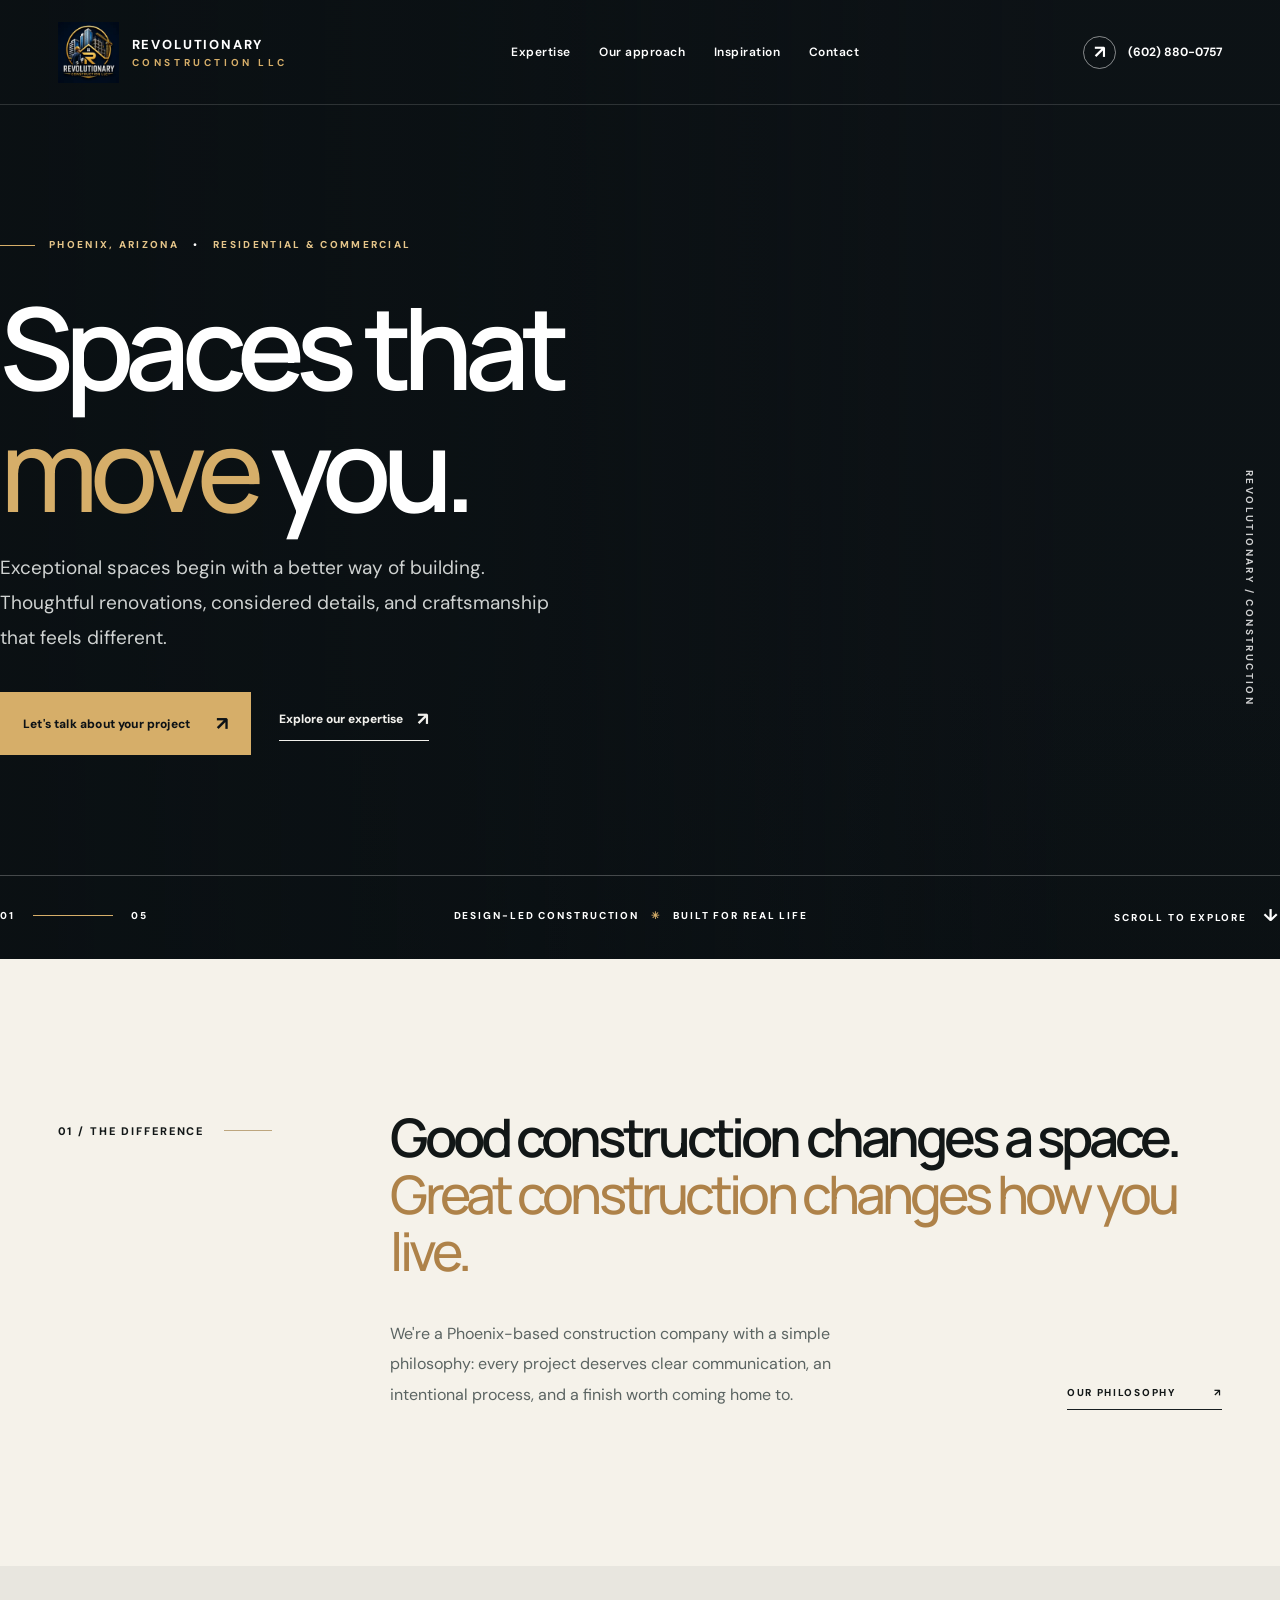
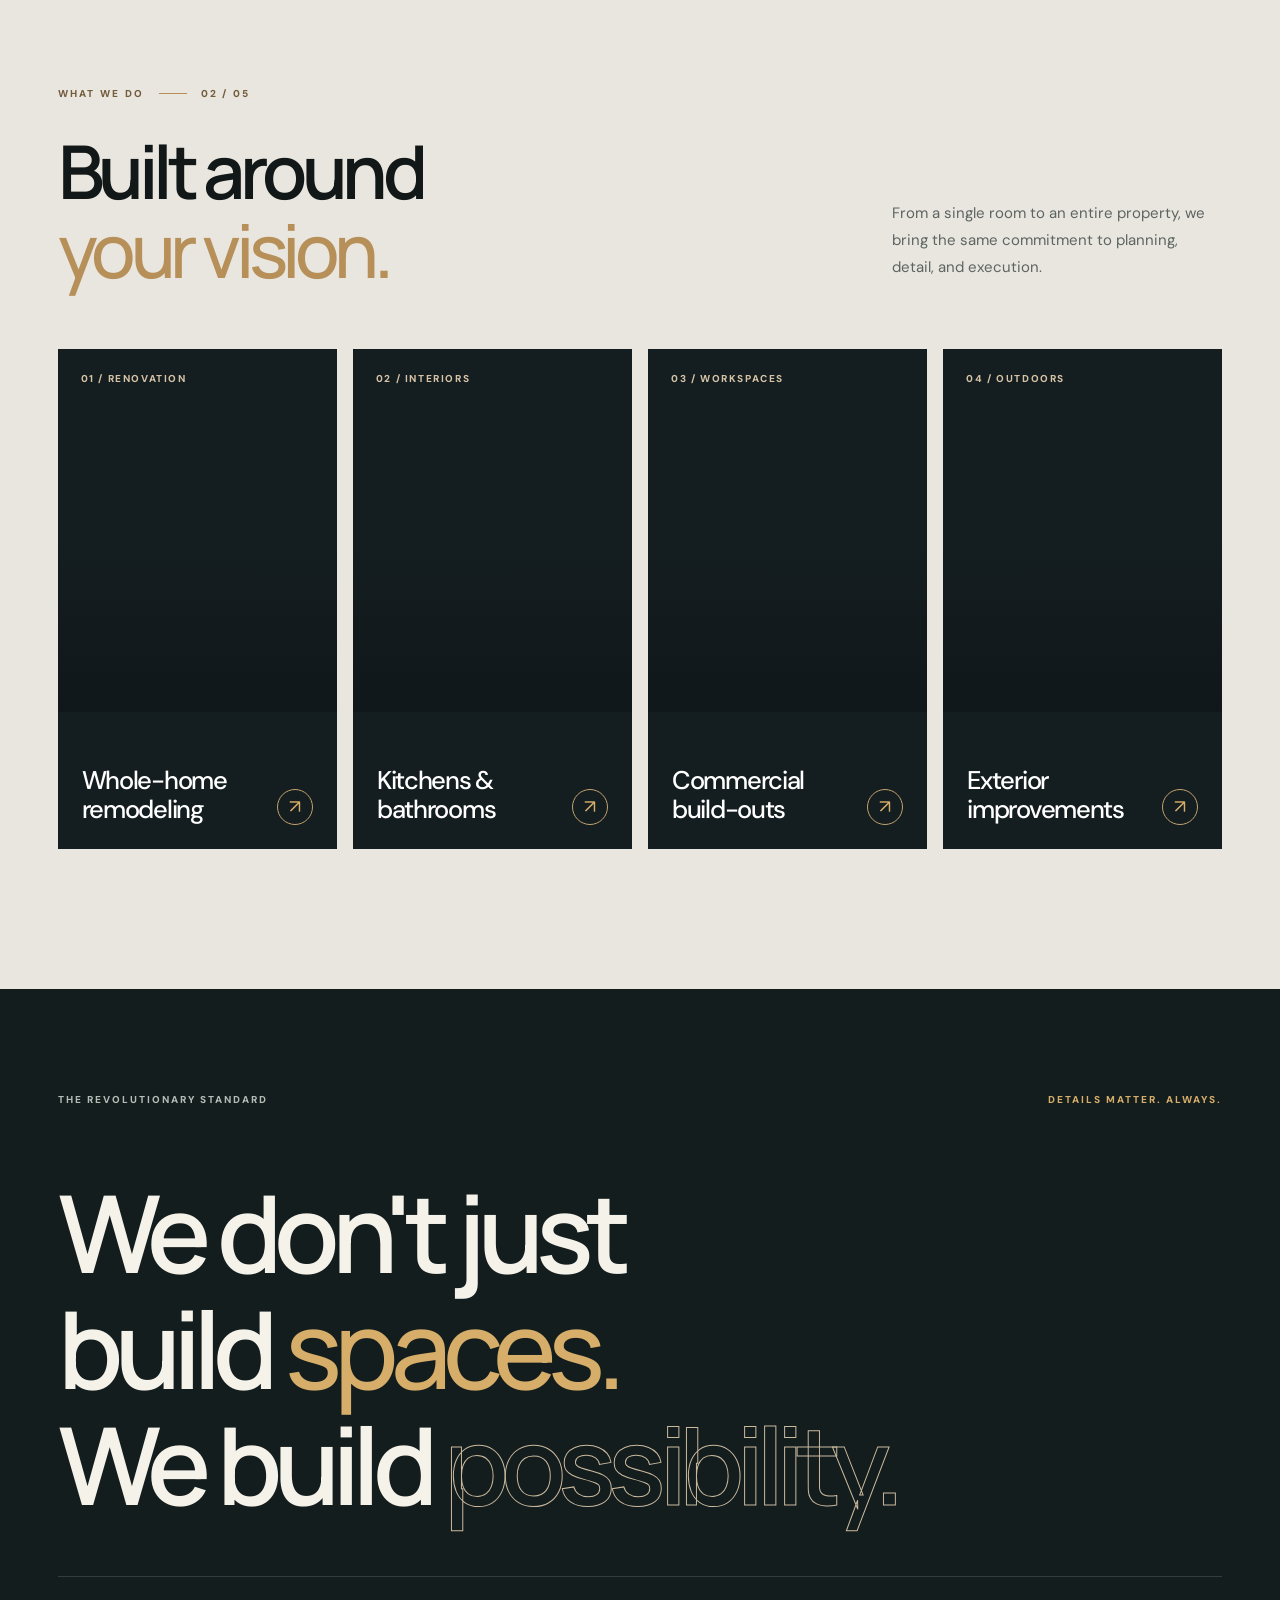
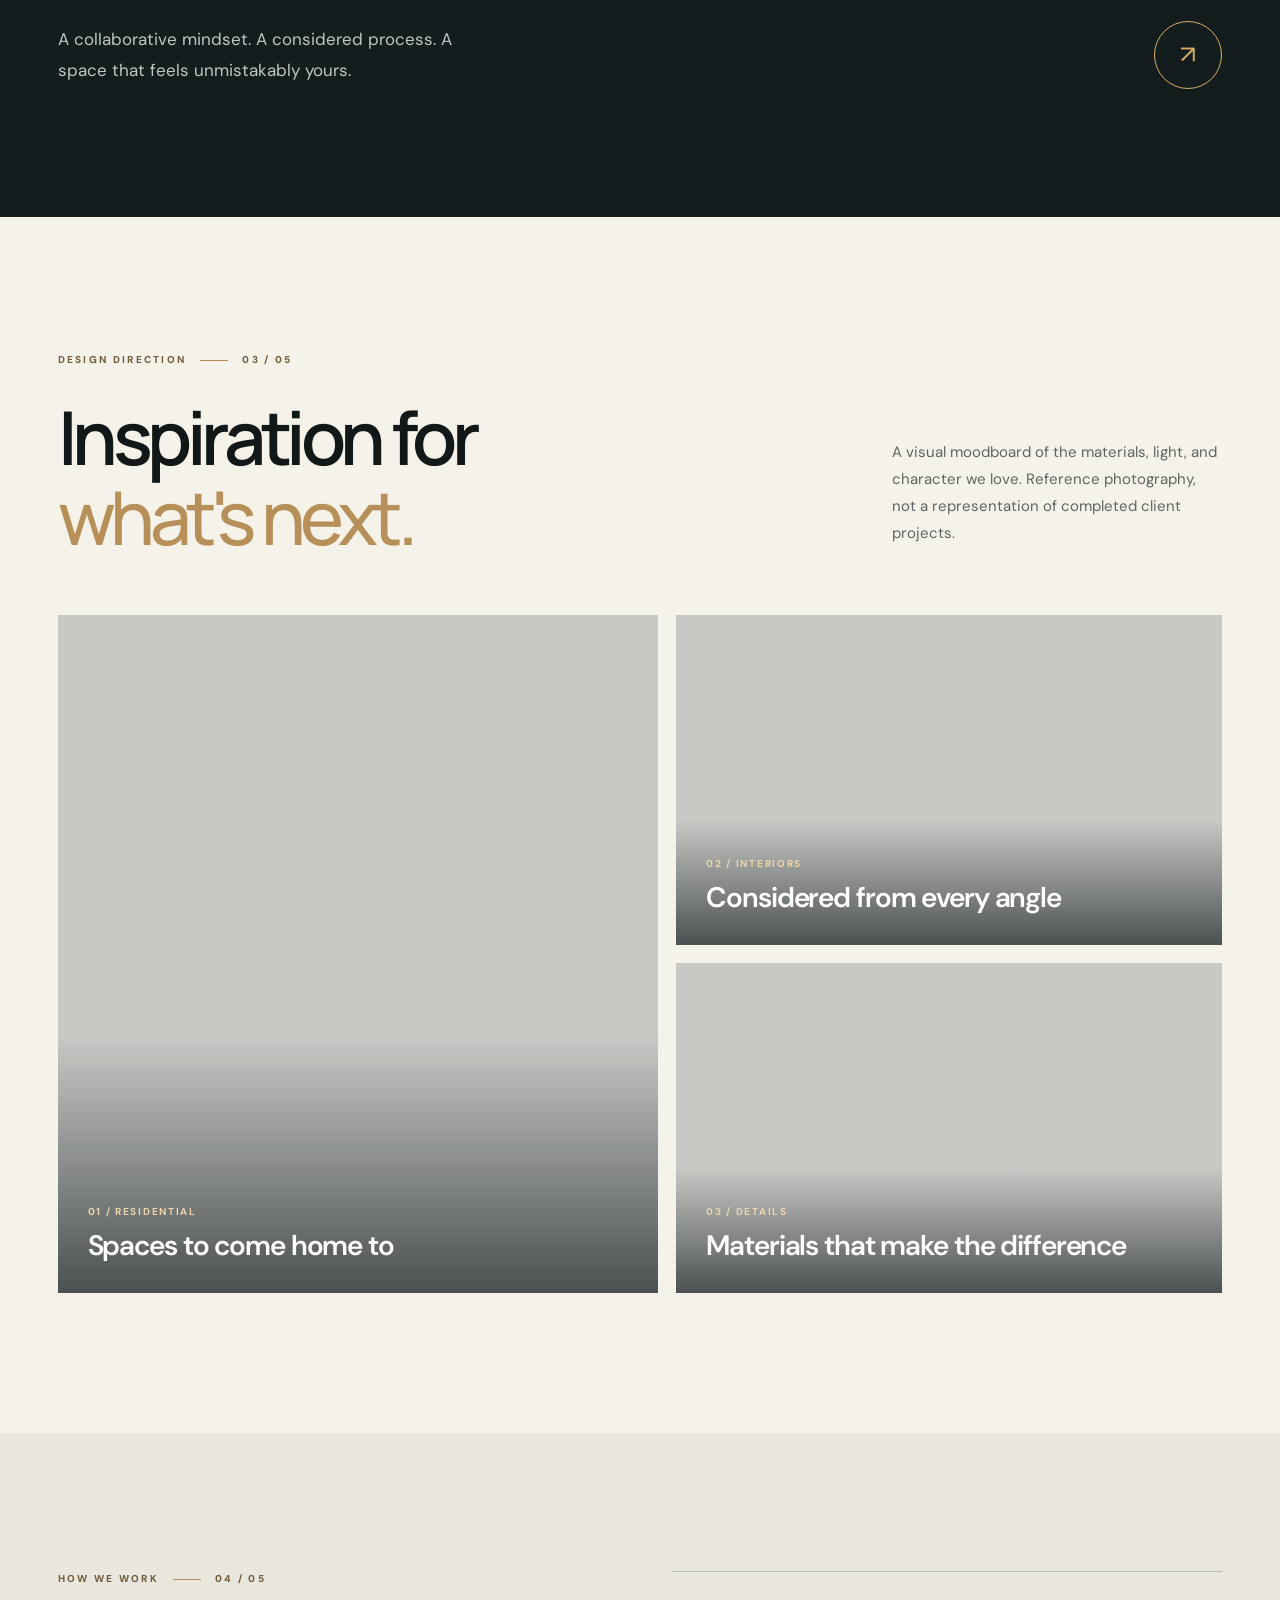
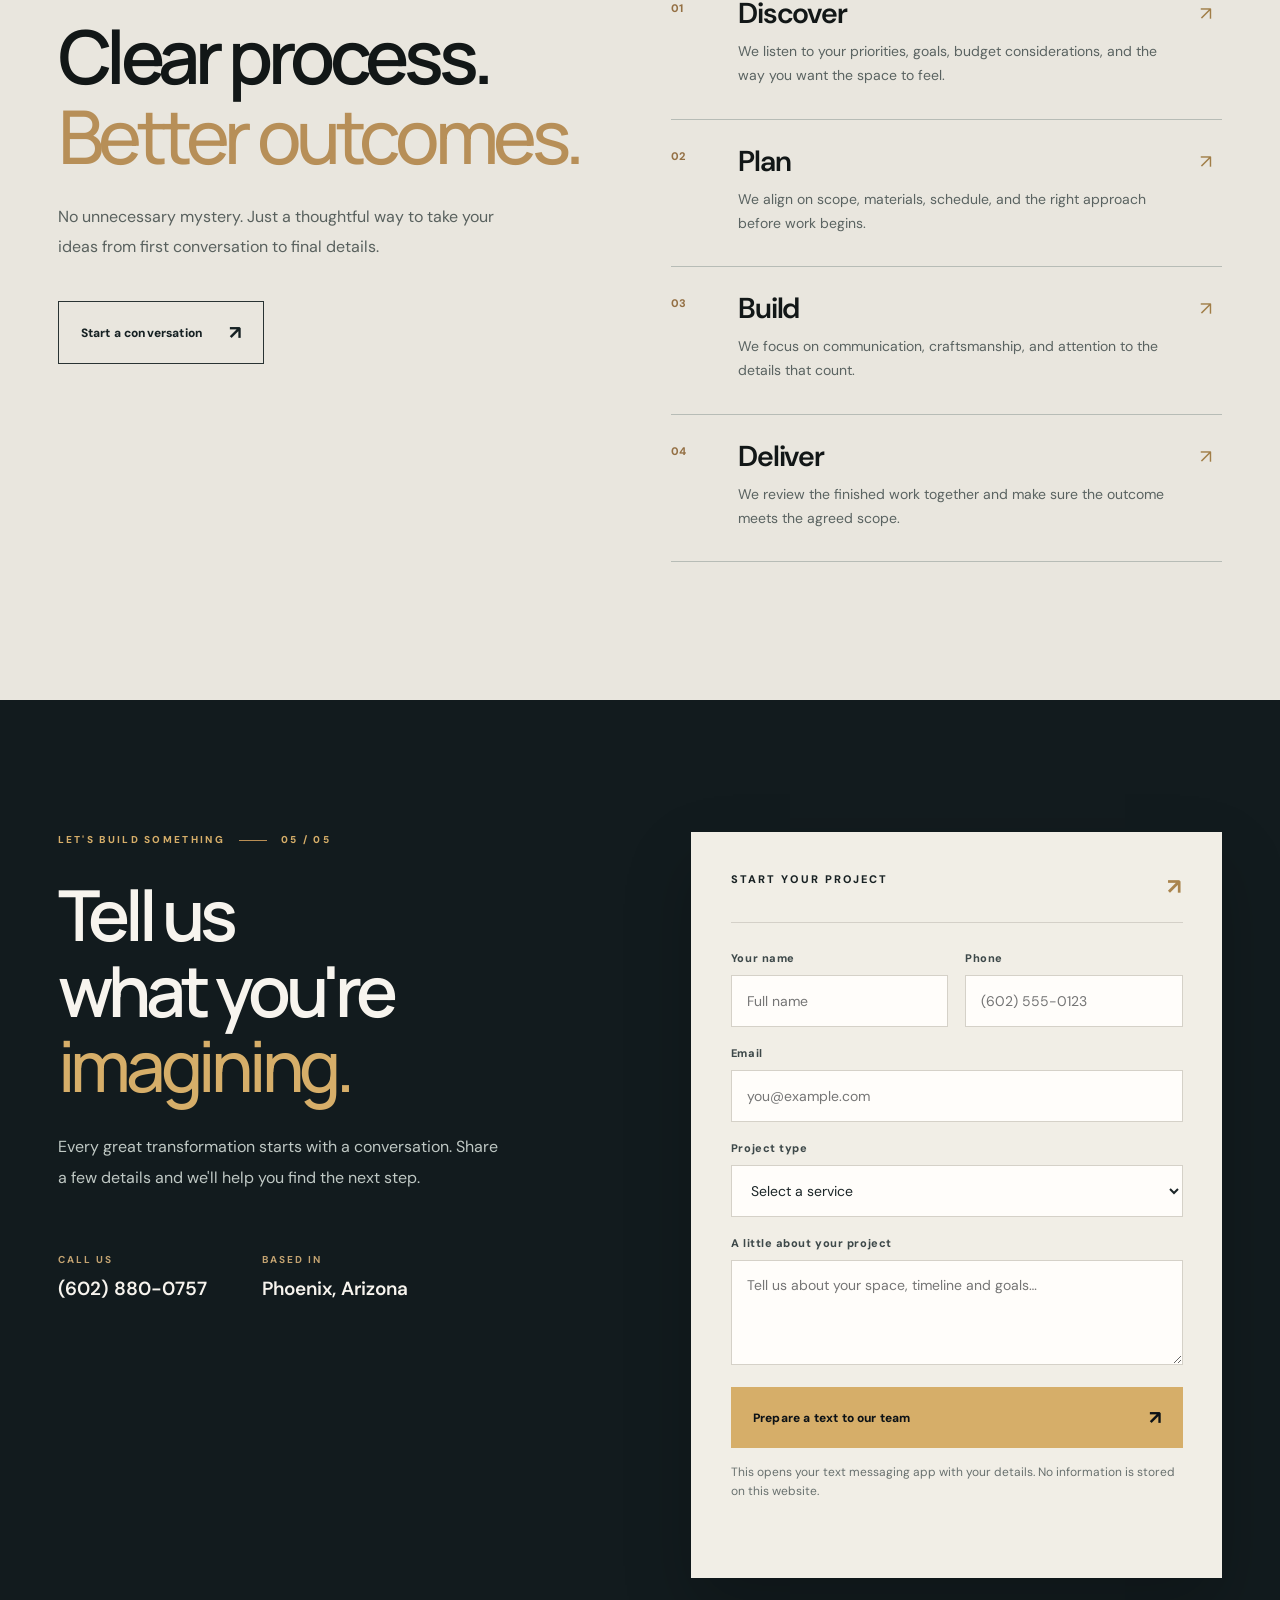
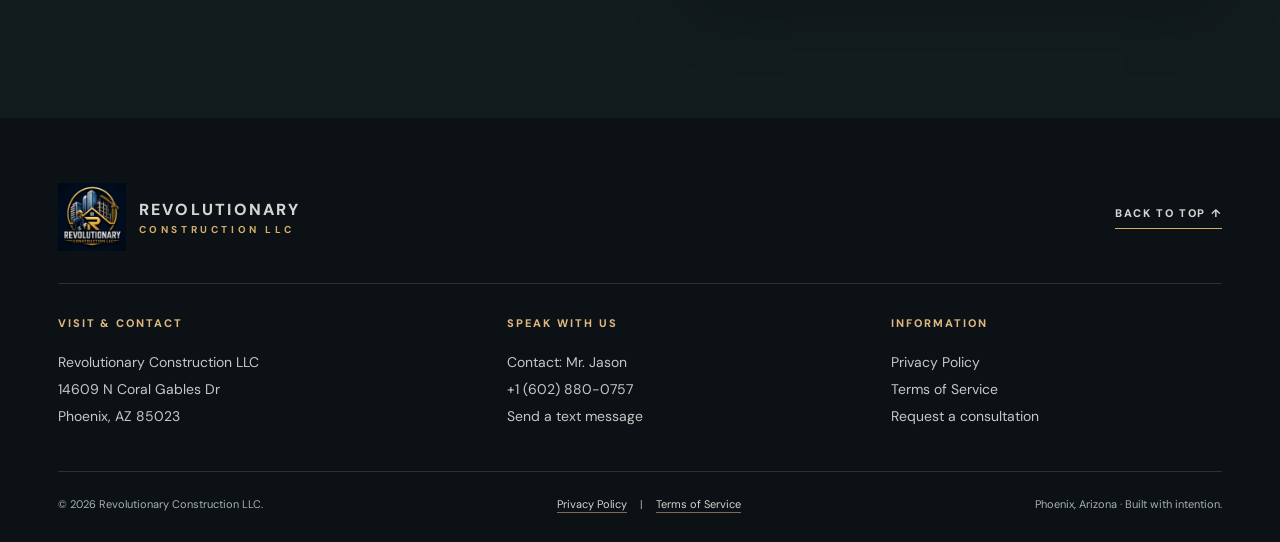
<file: docs/index.html>
<!doctype html>
<html lang="en">
<head>
  <meta charset="utf-8">
  <meta name="viewport" content="width=device-width,initial-scale=1">
  <meta name="theme-color" content="#0d1114">
  <meta name="description" content="Revolutionary Construction LLC — thoughtful renovations, refined interiors and commercial build-outs in Phoenix, Arizona. Start your project with a conversation.">
  <meta property="og:title" content="Revolutionary Construction | Built With Intention">
  <meta property="og:description" content="Residential renovations, inspired interiors and commercial spaces in Phoenix, Arizona.">
  <meta property="og:type" content="website">
  <title>Revolutionary Construction | Built With Intention</title>
  
  <link rel="preconnect" href="https://images.unsplash.com">
  <meta name="color-scheme" content="light">
  <link rel="preconnect" href="https://fonts.googleapis.com">
  <link rel="preconnect" href="https://fonts.gstatic.com" crossorigin>
  <link href="https://fonts.googleapis.com/css2?family=DM+Sans:wght@400;500;600;700&family=Manrope:wght@400;500;600;700;800&display=swap" rel="stylesheet">
  <style>
/* Revolutionary Construction — editorial dark & warm luxury UI */
:root{--ink:#121717;--deep:#0d1216;--mid:#20282a;--cream:#f5f2ea;--paper:#e9e6de;--gold:#d6ae69;--gold-hover:#f1c984;--muted:#aeb6b4;--line:rgba(234,235,224,.15);--ease:cubic-bezier(.22,1,.36,1)}
*{box-sizing:border-box}html{scroll-behavior:smooth;scroll-padding-top:96px}body{margin:0;background:var(--cream);color:var(--ink);font-family:'DM Sans',Arial,sans-serif;-webkit-font-smoothing:antialiased}body.menu-open{overflow:hidden}a{color:inherit;text-decoration:none}button,input,select,textarea{font:inherit}button{cursor:pointer}img{max-width:100%}::selection{background:var(--gold);color:var(--deep)}.container{width:min(100% - 9vw,1450px);margin:auto}.skip-link{position:fixed;z-index:999;top:-80px;left:20px;background:var(--gold);padding:14px;color:var(--deep)}.skip-link:focus{top:20px}:focus-visible{outline:2px solid var(--gold);outline-offset:4px}
.site-header{position:absolute;z-index:40;top:0;left:0;width:100%;color:white;border-bottom:1px solid rgba(255,255,255,.14)}.header-inner{height:104px;display:flex;align-items:center;justify-content:space-between;gap:30px}.brand,.footer-brand{display:inline-flex;align-items:center;gap:13px}.brand img{width:61px;height:61px;object-fit:contain}.brand-type,.footer-brand>span{display:flex;flex-direction:column;gap:3px;white-space:nowrap}.brand-type strong,.footer-brand strong{font-size:13px;letter-spacing:.14em;font-weight:800}.brand-type small,.footer-brand small{font-size:10px;letter-spacing:.36em;color:var(--gold);font-weight:700}.desktop-nav{display:flex;align-items:center;gap:clamp(16px,2.25vw,40px)}.desktop-nav a{font-size:12px;font-weight:600;letter-spacing:.04em;transition:color .2s}.desktop-nav a:hover{color:var(--gold)}.header-contact{display:inline-flex;align-items:center;gap:12px;font-size:12px;font-weight:700;white-space:nowrap}.phone-icon{width:33px;height:33px;display:grid;place-items:center;border:1px solid rgba(255,255,255,.5);border-radius:50%;font-size:18px}.nav-toggle{display:none;background:none;border:0;padding:8px}.nav-toggle span{display:block;width:27px;height:2px;background:white;margin:6px 0;transition:transform .2s}.mobile-nav{display:none}
.hero{isolation:isolate;position:relative;min-height:min(900px,100svh);min-height:max(740px,100svh);display:flex;align-items:center;background:var(--deep);color:white;overflow:hidden}.hero-art{position:absolute;z-index:-3;inset:0;background-image:linear-gradient(90deg,rgba(10,15,18,.2),rgba(10,15,18,.02)),url('https://images.unsplash.com/photo-1600607687920-4e2a09cf159d?auto=format&fit=crop&w=2200&q=85');background-size:cover;background-position:center 54%;transform:scale(1.01)}.hero-overlay{position:absolute;z-index:-2;inset:0;background:linear-gradient(90deg,rgba(10,16,19,.95) 0%,rgba(10,16,19,.73) 39%,rgba(10,16,19,.13) 83%),linear-gradient(0deg,rgba(10,16,19,.72) 0%,transparent 31%)}.hero-inner{padding-top:122px;display:flex;flex:1;flex-direction:column;justify-content:space-between;min-height:inherit}.hero-copy{padding:105px 0 120px;max-width:820px}.eyebrow,.section-kicker{display:flex;align-items:center;gap:14px;font-size:10px;letter-spacing:.23em;font-weight:800;line-height:1.6}.eyebrow.light{color:#e5c58a}.rule{display:inline-block;width:35px;height:1px;background:var(--gold)}.eyebrow-dot{color:white}.hero h1,.section-heading h2,.approach-intro h2,.contact-copy h2,.statement-section h2,.intro-content h2{font-family:Manrope,Arial,sans-serif;letter-spacing:-.073em;line-height:1.07;font-weight:600}.hero h1{font-size:clamp(68px,8.9vw,155px);margin:33px 0 20px;max-width:890px}.hero h1 em,.intro-content h2 em,.section-heading h2 em,.approach-intro h2 em,.contact-copy h2 em,.statement-section h2 em{color:var(--gold);font-style:normal;font-weight:500}.hero-lead{max-width:550px;color:#cfd2d1;font-size:clamp(16px,1.5vw,19px);line-height:1.85;margin:0}.hero-actions{margin-top:37px;display:flex;align-items:center;flex-wrap:wrap;gap:28px}.button{display:inline-flex;justify-content:space-between;align-items:center;gap:26px;padding:18px 22px;font-size:12px;font-weight:800;letter-spacing:.015em;min-height:57px;transition:background .25s,transform .25s,color .25s;border:1px solid transparent}.button:hover{transform:translateY(-3px)}.button-gold{background:var(--gold);color:var(--deep)}.button-gold:hover{background:var(--gold-hover)}.button span{font-size:19px}.text-link{font-size:12px;font-weight:800;display:inline-flex;gap:14px;align-items:center;border-bottom:1px solid currentColor;padding-bottom:9px}.light-link{color:#f1f0ec}.text-link span{font-size:18px}.hero-bottom{display:flex;align-items:center;justify-content:space-between;gap:20px;width:100%;padding:28px 0 33px;border-top:1px solid rgba(255,255,255,.24);font-size:10px;letter-spacing:.19em;font-weight:800}.hero-bottom>span:first-child{display:flex;align-items:center;gap:18px}.hero-bottom i{display:inline-block;width:80px;height:1px;background:var(--gold)}.hero-plus{color:var(--gold);margin:0 8px}.hero-bottom a{white-space:nowrap}.hero-bottom a span{font-size:17px;margin-left:12px}.hero-vertical{position:absolute;right:24px;top:49%;writing-mode:vertical-rl;letter-spacing:.24em;font-size:10px;font-weight:700;opacity:.8}
.intro-section{padding:150px 0 156px;background:var(--cream)}.intro-grid{display:grid;grid-template-columns:26% 1fr;gap:30px}.section-label{display:flex;align-items:flex-start;gap:20px;padding-top:15px}.tiny-index{font-size:11px;font-weight:800;letter-spacing:.17em;white-space:nowrap}.mini-line{width:48px;height:1px;background:#bda67e;margin-top:6px}.intro-content h2{font-size:clamp(40px,4.15vw,78px);font-weight:600;margin:0}.intro-content h2 em{color:#ae8249}.intro-bottom{display:flex;justify-content:space-between;align-items:end;gap:45px;margin-top:39px}.intro-bottom p{max-width:520px;font-size:16px;line-height:1.9;color:#5b6462;margin:0}.inline-arrow{display:inline-flex;align-items:center;white-space:nowrap;gap:38px;border-bottom:1px solid #171e20;padding-bottom:10px;font-weight:800;letter-spacing:.17em;font-size:10px}
.services-section{background:#e8e6df;padding:120px 0 140px}.section-heading{display:flex;align-items:end;justify-content:space-between;gap:60px;margin-bottom:59px}.section-kicker{margin:0 0 29px;color:#735c3c}.gold-dash{width:28px;height:1px;background:#b98e54;display:inline-block}.section-heading h2,.approach-intro h2,.contact-copy h2{font-size:clamp(49px,5.8vw,101px);margin:0}.section-heading h2 em,.approach-intro h2 em{color:#b78f58}.heading-aside{max-width:330px;margin:0 0 9px;color:#5e6461;line-height:1.8;font-size:15px}.service-grid{display:grid;grid-template-columns:repeat(4,minmax(0,1fr));gap:16px}.service-card{background:#141d1f;min-height:500px;display:flex;flex-direction:column;overflow:hidden;position:relative;color:#fff;transition:transform .3s}.service-card:hover{transform:translateY(-7px)}.service-number{padding:23px 23px 18px;color:#d6c2a6;font-size:10px;letter-spacing:.16em;font-weight:800}.service-visual{flex:1;background-size:cover;background-position:center;transition:transform .6s var(--ease);position:relative}.service-visual:after{content:"";position:absolute;inset:0;background:linear-gradient(to bottom,transparent 45%,rgba(13,18,22,.5))}.service-card:hover .service-visual{transform:scale(1.05)}.service-home{background-image:url('https://images.unsplash.com/photo-1600566753190-17f0baa2a6c3?auto=format&fit=crop&w=900&q=80')}.service-kitchen{background-image:url('https://images.unsplash.com/photo-1600607687939-ce8a6c25118c?auto=format&fit=crop&w=900&q=80')}.service-commercial{background-image:url('https://images.unsplash.com/photo-1497366811353-6870744d04b2?auto=format&fit=crop&w=900&q=80')}.service-exterior{background-image:url('https://images.unsplash.com/photo-1600585154340-be6161a56a0c?auto=format&fit=crop&w=900&q=80')}.service-bottom{position:relative;display:flex;align-items:end;justify-content:space-between;gap:8px;min-height:137px;padding:21px 24px 24px;background:#141d1f}.service-bottom h3{margin:0;font-size:clamp(20px,2vw,29px);line-height:1.15;letter-spacing:-.05em;font-weight:500}.circle-arrow{display:grid;place-items:center;flex:none;width:36px;height:36px;border-radius:50%;border:1px solid #c2a36e;color:var(--gold);font-size:19px}
.statement-section{background:#141d1e;color:var(--cream);padding:104px 0 115px}.statement-top,.statement-bottom{display:flex;justify-content:space-between;align-items:center;gap:20px}.statement-top{font-weight:800;letter-spacing:.2em;font-size:10px;color:#b5bcb6}.statement-top span:last-child{color:var(--gold)}.statement-section h2{font-size:clamp(62px,8.4vw,148px);margin:68px 0 54px;line-height:1.08}.statement-section h2 .outline-word{color:transparent;-webkit-text-stroke:1px #cab99d}.statement-bottom{border-top:1px solid var(--line);padding-top:30px}.statement-bottom p{font-size:17px;color:#bfc7c3;max-width:400px;line-height:1.8}.round-link{border-radius:50%;border:1px solid var(--gold);width:68px;height:68px;display:grid;place-items:center;color:var(--gold);font-size:25px;transition:background .2s}.round-link:hover{background:rgba(214,174,105,.12)}
.work-section{padding:135px 0 140px;background:var(--cream)}.work-grid{display:grid;grid-template-columns:1.1fr 1fr;grid-template-rows:330px 330px;gap:18px}.work-item{margin:0;position:relative;overflow:hidden;background:#c7c9c5}.work-large{grid-row:span 2}.work-photo{width:100%;height:100%;background-size:cover;background-position:center;transition:transform .8s var(--ease)}.work-item:hover .work-photo{transform:scale(1.05)}.work-photo:after{content:"";display:block;width:100%;height:100%;background:linear-gradient(0deg,rgba(9,16,18,.65),transparent 38%)}.work-1{background-image:url('https://images.unsplash.com/photo-1600607687920-4e2a09cf159d?auto=format&fit=crop&w=1500&q=85')}.work-2{background-image:url('https://images.unsplash.com/photo-1600607688969-a5bfcd646154?auto=format&fit=crop&w=1200&q=85')}.work-3{background-image:url('https://images.unsplash.com/photo-1620626011761-996317b8d101?auto=format&fit=crop&w=1200&q=85')}.work-item figcaption{position:absolute;left:30px;bottom:29px;color:#fff;display:flex;flex-direction:column;gap:9px}.work-item figcaption span{color:#edd5ac;letter-spacing:.17em;font-size:10px;font-weight:700}.work-item figcaption strong{font-size:clamp(19px,2.2vw,31px);font-weight:600;letter-spacing:-.04em}
.approach-section{background:#e9e6de;padding:138px 0}.approach-layout{display:grid;grid-template-columns:.95fr 1fr;gap:clamp(45px,7vw,115px)}.approach-intro>p:not(.section-kicker){line-height:1.85;color:#59615e;max-width:445px;margin:27px 0 40px}.button-outline{border-color:#293333;color:#162123}.button-outline:hover{background:#d9d5cb}.steps{border-top:1px solid #b7bcb6}.step{display:grid;grid-template-columns:50px 1fr 22px;gap:17px;padding:29px 0 31px;border-bottom:1px solid #b7bcb6}.step>span:first-child{font-size:11px;color:#947044;font-weight:800}.step h3{font-size:clamp(22px,2.25vw,34px);font-weight:600;letter-spacing:-.04em;margin:-7px 0 8px}.step p{color:#5a6361;line-height:1.7;margin:0;max-width:460px;font-size:14px}.step>span:last-child{font-size:19px;color:#a17e48}
.contact-section{position:relative;overflow:hidden;background:#121b1e;padding:132px 0 140px;color:#f7f4ee}.contact-image{position:absolute;inset:0;opacity:.13;background:url('https://images.unsplash.com/photo-1600566753086-00f18fb6b3ea?auto=format&fit=crop&w=2000&q=75') center/cover}.contact-section:after{content:"";position:absolute;inset:0;pointer-events:none;background:linear-gradient(90deg,rgba(18,27,30,.65),transparent)}.contact-grid{position:relative;z-index:1;display:grid;grid-template-columns:1fr 1fr;gap:clamp(40px,8vw,135px)}.contact-copy .section-kicker{color:var(--gold)}.contact-copy h2{font-size:clamp(52px,5.5vw,95px);margin:0}.contact-copy>p:not(.section-kicker){font-size:16px;line-height:1.9;color:#bfc8c4;max-width:440px;margin:29px 0 60px}.contact-details{display:flex;gap:55px;flex-wrap:wrap}.contact-details>a,.contact-details>div{display:flex;flex-direction:column;gap:10px}.contact-details span{font-size:10px;letter-spacing:.21em;color:#c3a371;font-weight:700}.contact-details strong{font-size:19px;font-weight:600}.contact-form{background:#f1eee6;color:#192224;padding:clamp(24px,3.1vw,52px);box-shadow:0 30px 65px rgba(0,0,0,.2)}.form-title{margin:0 0 28px;padding-bottom:21px;border-bottom:1px solid #d4d0c8;display:flex;justify-content:space-between;font-size:11px;font-weight:800;letter-spacing:.19em}.form-title span{font-size:22px;color:#aa844d}.contact-form label{display:flex;flex-direction:column;gap:10px;font-size:11px;font-weight:800;letter-spacing:.05em;color:#3d4849;margin-bottom:19px}.contact-form input,.contact-form select,.contact-form textarea{width:100%;border:1px solid #d5d1c8;background:#fffdfa;color:#1b2527;padding:15px 15px;outline:none;font-size:14px;font-weight:400;letter-spacing:0;min-height:52px;border-radius:0}.contact-form textarea{resize:vertical;min-height:105px}.contact-form :is(input,select,textarea):focus{border-color:#ad8248;box-shadow:0 0 0 2px rgba(214,174,105,.17)}.field-row{display:grid;grid-template-columns:1fr 1fr;gap:17px}.submit-button{width:100%;border:0;margin-top:3px}.form-note{font-size:12px!important;line-height:1.6;color:#69716f!important;margin:15px 0 0}.form-feedback{font-size:12px;line-height:1.5;color:#355a44;min-height:1.1em}
.site-footer{background:#0b1114;color:#d3d7d2;padding:47px 0 24px}.footer-top{display:flex;align-items:center;justify-content:space-between;padding-bottom:53px}.footer-brand img{width:68px;height:68px;object-fit:contain}.footer-brand strong{font-size:16px}.back-top{font-size:11px;font-weight:800;letter-spacing:.15em;padding-bottom:8px;border-bottom:1px solid var(--gold)}.footer-bottom{display:flex;justify-content:space-between;gap:20px;padding-top:23px;border-top:1px solid var(--line);font-size:11px;color:#aab2ae}
.js .reveal{opacity:0;transform:translateY(25px);transition:opacity .7s var(--ease),transform .7s var(--ease)}.js .reveal.is-visible{opacity:1;transform:translateY(0)}
@media(max-width:1120px){.desktop-nav{gap:17px}.header-contact{font-size:11px}.service-grid{grid-template-columns:repeat(2,minmax(0,1fr))}.service-card{min-height:430px}.hero-bottom>span:nth-child(2){display:none}.intro-grid{grid-template-columns:1fr}.section-label{padding:0;margin-bottom:20px}}
@media(max-width:760px){html{scroll-padding-top:80px}.container{width:min(100% - 42px,650px)}.header-inner{height:82px}.brand img{width:48px;height:48px}.brand-type strong{font-size:11px}.brand-type small{font-size:8px}.desktop-nav,.header-contact{display:none}.nav-toggle{display:block;z-index:5}.nav-toggle[aria-expanded="true"] span:first-child{transform:translateY(4px) rotate(45deg)}.nav-toggle[aria-expanded="true"] span:last-child{transform:translateY(-4px) rotate(-45deg)}.mobile-nav:not([hidden]){display:flex;flex-direction:column;gap:0;position:absolute;top:82px;left:0;width:100%;background:#10191b;padding:18px 22px 25px;border-bottom:1px solid rgba(214,174,105,.35)}.mobile-nav a{padding:15px 4px;border-bottom:1px solid rgba(255,255,255,.13);font-size:15px}.hero{min-height:740px;min-height:100svh}.hero-art{background-position:65% center}.hero-overlay{background:linear-gradient(90deg,rgba(10,16,19,.91),rgba(10,16,19,.4)),linear-gradient(0deg,rgba(10,16,19,.7),transparent 35%)}.hero-inner{padding-top:82px}.hero-copy{padding:100px 0 55px}.hero h1{font-size:clamp(56px,15vw,95px);letter-spacing:-.08em}.hero-lead{font-size:16px}.eyebrow{font-size:9px;letter-spacing:.16em;gap:7px}.rule{width:20px}.hero-bottom{padding:23px 0 27px}.hero-bottom i{width:28px}.hero-vertical{display:none}.hero-actions{align-items:flex-start;flex-direction:column;gap:25px}.intro-section{padding:95px 0}.intro-content h2{font-size:clamp(36px,8vw,60px)}.intro-bottom{flex-direction:column;align-items:flex-start;gap:30px}.services-section,.work-section,.approach-section,.contact-section{padding:92px 0}.section-heading{align-items:flex-start;flex-direction:column;gap:21px;margin-bottom:37px}.section-heading h2,.approach-intro h2,.contact-copy h2{font-size:clamp(45px,10vw,68px)}.heading-aside{max-width:540px}.service-grid{grid-template-columns:1fr 1fr;gap:12px}.service-card{min-height:350px}.service-number{padding:17px 15px 13px;font-size:9px}.service-bottom{padding:18px 14px 20px;min-height:118px}.service-bottom h3{font-size:20px}.circle-arrow{width:28px;height:28px;font-size:15px}.statement-section{padding:84px 0}.statement-top{font-size:8px}.statement-section h2{font-size:clamp(50px,11vw,82px);margin:50px 0}.work-grid{grid-template-columns:1fr 1fr;grid-template-rows:320px 220px;gap:10px}.work-large{grid-column:span 2;grid-row:span 1}.work-item figcaption{bottom:18px;left:18px}.work-item figcaption strong{font-size:17px}.work-item figcaption span{font-size:8px}.approach-layout{grid-template-columns:1fr;gap:54px}.contact-grid{grid-template-columns:1fr;gap:45px}.contact-copy>p:not(.section-kicker){margin-bottom:35px}.footer-top{padding-bottom:35px}.footer-bottom{flex-wrap:wrap;line-height:1.6}}
@media(max-width:440px){.container{width:calc(100% - 34px)}.service-grid{grid-template-columns:1fr}.service-card{min-height:430px}.hero h1{font-size:clamp(52px,15vw,75px)}.hero-bottom{font-size:8px}.field-row{grid-template-columns:1fr;gap:0}.contact-form{padding:24px}.statement-section h2{font-size:50px}.work-grid{grid-template-columns:1fr;grid-template-rows:360px 250px 250px}.work-large{grid-column:span 1}}
@media(prefers-reduced-motion:reduce){*,*:before,*:after{scroll-behavior:auto!important;animation:none!important;transition:none!important}.js .reveal{opacity:1;transform:none}}

.brand .brand-emblem{width:61px;height:61px;flex:none}.footer-brand .brand-emblem{width:68px;height:68px;flex:none}@media(max-width:760px){.brand .brand-emblem{width:48px;height:48px}}
/* Business footer and legal navigation */
.site-footer{padding:65px 0 27px}
.footer-top{padding-bottom:32px}
.footer-directory{display:grid;grid-template-columns:1.2fr 1fr 1fr;gap:52px;padding:32px 0 42px;border-top:1px solid rgba(255,255,255,.13)}
.footer-col h3{color:#deb780;font-size:11px;font-weight:800;letter-spacing:.18em;text-transform:uppercase;margin:0 0 19px}
.footer-col p,.footer-col a{color:#c4c9c6;font-size:14px;line-height:1.9;font-weight:400}
.footer-col p{margin:0}.footer-col a:hover,.footer-bottom a:hover{color:#e5c58a}
.footer-col a{display:block}.footer-bottom{align-items:center;flex-wrap:wrap;line-height:1.8}
.footer-policy-links{display:flex;gap:13px;align-items:center;flex-wrap:wrap}.footer-policy-links a{color:#d5d6cf;text-decoration:underline;text-decoration-color:rgba(222,183,128,.55);text-underline-offset:4px}
@media(max-width:760px){.footer-directory{grid-template-columns:1fr;gap:26px}.footer-bottom{display:grid;gap:12px}.footer-policy-links{gap:10px}}

</style>

</head>
<body>
  <a class="skip-link" href="#main">Skip to content</a>
  <header class="site-header" id="top">
    <div class="container header-inner">
      <a class="brand" href="#top" aria-label="Revolutionary Construction home">
        <img class="brand-emblem" src="[data-uri]" alt="" width="68" height="68">

        <span class="brand-type"><strong>REVOLUTIONARY</strong><small>CONSTRUCTION LLC</small></span>
      </a>
      <nav class="desktop-nav" aria-label="Primary navigation">
        <a href="#services">Expertise</a><a href="#approach">Our approach</a><a href="#inspiration">Inspiration</a><a href="#contact">Contact</a>
      </nav>
      <a class="header-contact" href="tel:+16028800757"><span class="phone-icon" aria-hidden="true">↗</span> (602) 880-0757</a>
      <button class="nav-toggle" type="button" aria-label="Open navigation" aria-controls="mobile-nav" aria-expanded="false"><span></span><span></span></button>
    </div>
    <nav class="mobile-nav" id="mobile-nav" aria-label="Mobile navigation" hidden>
      <a href="#services">Expertise</a><a href="#approach">Our approach</a><a href="#inspiration">Inspiration</a><a href="#contact">Contact</a>
      <a href="tel:+16028800757">Call (602) 880-0757</a>
    </nav>
  </header>

  <main id="main">
    <section class="hero" aria-labelledby="hero-title">
      <div class="hero-art" aria-hidden="true"></div>
      <div class="hero-overlay" aria-hidden="true"></div>
      <div class="container hero-inner">
        <div class="hero-copy">
          <p class="eyebrow light"><span class="rule"></span> PHOENIX, ARIZONA <span class="eyebrow-dot">•</span> RESIDENTIAL & COMMERCIAL</p>
          <h1 id="hero-title">Spaces that <em>move</em> you.</h1>
          <p class="hero-lead">Exceptional spaces begin with a better way of building. Thoughtful renovations, considered details, and craftsmanship that feels different.</p>
          <div class="hero-actions"><a class="button button-gold" href="#contact">Let's talk about your project <span aria-hidden="true">↗</span></a><a class="text-link light-link" href="#services">Explore our expertise <span aria-hidden="true">↗</span></a></div>
        </div>
        <div class="hero-bottom"><span>01 <i></i> 05</span><span>DESIGN-LED CONSTRUCTION <span class="hero-plus">✳</span> BUILT FOR REAL LIFE</span><a href="#intro" aria-label="Scroll to introduction">SCROLL TO EXPLORE <span aria-hidden="true">↓</span></a></div>
      </div>
      <div class="hero-vertical" aria-hidden="true">REVOLUTIONARY / CONSTRUCTION</div>
    </section>

    <section class="intro-section" id="intro">
      <div class="container intro-grid">
        <div class="section-label"><span class="tiny-index">01 / THE DIFFERENCE</span><span class="mini-line"></span></div>
        <div class="intro-content reveal"><h2>Good construction changes a space.<br><em>Great construction changes how you live.</em></h2><div class="intro-bottom"><p>We're a Phoenix-based construction company with a simple philosophy: every project deserves clear communication, an intentional process, and a finish worth coming home to.</p><a href="#approach" class="inline-arrow">OUR PHILOSOPHY <span aria-hidden="true">↗</span></a></div></div>
      </div>
    </section>

    <section class="services-section" id="services">
      <div class="container">
        <div class="section-heading reveal"><div><p class="section-kicker">WHAT WE DO <span class="gold-dash"></span> 02 / 05</p><h2>Built around<br><em>your vision.</em></h2></div><p class="heading-aside">From a single room to an entire property, we bring the same commitment to planning, detail, and execution.</p></div>
        <div class="service-grid">
          <a class="service-card reveal" href="#contact" data-service="Whole-Home Remodeling"><span class="service-number">01 / RENOVATION</span><div class="service-visual service-home" role="img" aria-label="Warm minimalist contemporary residence"></div><div class="service-bottom"><h3>Whole-home<br>remodeling</h3><span class="circle-arrow" aria-hidden="true">↗</span></div></a>
          <a class="service-card reveal" href="#contact" data-service="Kitchen & Bathroom"><span class="service-number">02 / INTERIORS</span><div class="service-visual service-kitchen" role="img" aria-label="Modern kitchen with warm natural materials"></div><div class="service-bottom"><h3>Kitchens &<br>bathrooms</h3><span class="circle-arrow" aria-hidden="true">↗</span></div></a>
          <a class="service-card reveal" href="#contact" data-service="Commercial Build-Out"><span class="service-number">03 / WORKSPACES</span><div class="service-visual service-commercial" role="img" aria-label="Contemporary commercial interior"></div><div class="service-bottom"><h3>Commercial<br>build-outs</h3><span class="circle-arrow" aria-hidden="true">↗</span></div></a>
          <a class="service-card reveal" href="#contact" data-service="Exterior Improvements"><span class="service-number">04 / OUTDOORS</span><div class="service-visual service-exterior" role="img" aria-label="Modern residential architecture exterior"></div><div class="service-bottom"><h3>Exterior<br>improvements</h3><span class="circle-arrow" aria-hidden="true">↗</span></div></a>
        </div>
      </div>
    </section>

    <section class="statement-section" aria-labelledby="statement-heading"><div class="container statement-inner"><div class="statement-top"><span>THE REVOLUTIONARY STANDARD</span><span>DETAILS MATTER. ALWAYS.</span></div><h2 id="statement-heading" class="reveal">We don't just<br>build <em>spaces.</em><br>We build <span class="outline-word">possibility.</span></h2><div class="statement-bottom"><p>A collaborative mindset. A considered process. A space that feels unmistakably yours.</p><a class="round-link" href="#contact" aria-label="Discuss a project">↗</a></div></div></section>

    <section class="work-section" id="inspiration"><div class="container"><div class="section-heading reveal"><div><p class="section-kicker">DESIGN DIRECTION <span class="gold-dash"></span> 03 / 05</p><h2>Inspiration for<br><em>what's next.</em></h2></div><p class="heading-aside">A visual moodboard of the materials, light, and character we love. Reference photography, not a representation of completed client projects.</p></div>
        <div class="work-grid"><figure class="work-item work-large reveal"><div class="work-photo work-1" role="img" aria-label="Neutral contemporary living room"></div><figcaption><span>01 / RESIDENTIAL</span><strong>Spaces to come home to</strong></figcaption></figure><figure class="work-item reveal"><div class="work-photo work-2" role="img" aria-label="Contemporary kitchen design"></div><figcaption><span>02 / INTERIORS</span><strong>Considered from every angle</strong></figcaption></figure><figure class="work-item reveal"><div class="work-photo work-3" role="img" aria-label="Warm architectural bathroom interior"></div><figcaption><span>03 / DETAILS</span><strong>Materials that make the difference</strong></figcaption></figure></div>
      </div></section>

    <section class="approach-section" id="approach"><div class="container approach-layout"><div class="approach-intro reveal"><p class="section-kicker">HOW WE WORK <span class="gold-dash"></span> 04 / 05</p><h2>Clear process.<br><em>Better outcomes.</em></h2><p>No unnecessary mystery. Just a thoughtful way to take your ideas from first conversation to final details.</p><a href="#contact" class="button button-outline">Start a conversation <span aria-hidden="true">↗</span></a></div><div class="steps"><div class="step reveal"><span>01</span><div><h3>Discover</h3><p>We listen to your priorities, goals, budget considerations, and the way you want the space to feel.</p></div><span aria-hidden="true">↗</span></div><div class="step reveal"><span>02</span><div><h3>Plan</h3><p>We align on scope, materials, schedule, and the right approach before work begins.</p></div><span aria-hidden="true">↗</span></div><div class="step reveal"><span>03</span><div><h3>Build</h3><p>We focus on communication, craftsmanship, and attention to the details that count.</p></div><span aria-hidden="true">↗</span></div><div class="step reveal"><span>04</span><div><h3>Deliver</h3><p>We review the finished work together and make sure the outcome meets the agreed scope.</p></div><span aria-hidden="true">↗</span></div></div></div></section>

    <section class="contact-section" id="contact"><div class="contact-image" aria-hidden="true"></div><div class="container contact-grid"><div class="contact-copy reveal"><p class="section-kicker">LET'S BUILD SOMETHING <span class="gold-dash"></span> 05 / 05</p><h2>Tell us<br>what you're <em>imagining.</em></h2><p>Every great transformation starts with a conversation. Share a few details and we'll help you find the next step.</p><div class="contact-details"><a href="tel:+16028800757"><span>CALL US</span><strong>(602) 880-0757</strong></a><div><span>BASED IN</span><strong>Phoenix, Arizona</strong></div></div></div>
        <form class="contact-form reveal" id="project-form"><p class="form-title">START YOUR PROJECT <span>↗</span></p><div class="field-row"><label>Your name <input name="name" autocomplete="name" placeholder="Full name" required maxlength="120"></label><label>Phone <input name="phone" type="tel" autocomplete="tel" placeholder="(602) 555-0123" required maxlength="40"></label></div><label>Email <input type="email" name="email" autocomplete="email" placeholder="you@example.com" required maxlength="180"></label><label>Project type <select name="service" required><option value="" selected disabled>Select a service</option><option>Whole-Home Remodeling</option><option>Kitchen & Bathroom</option><option>Commercial Build-Out</option><option>Exterior Improvements</option><option>Something Else</option></select></label><label>A little about your project <textarea name="message" placeholder="Tell us about your space, timeline and goals…" rows="3" maxlength="1500" required></textarea></label><button class="button button-gold submit-button" type="submit">Prepare a text to our team <span aria-hidden="true">↗</span></button><p class="form-note" id="form-note">This opens your text messaging app with your details. No information is stored on this website.</p><p class="form-feedback" id="form-feedback" role="status" aria-live="polite"></p></form>
      </div></section>
  </main>
  <footer class="site-footer" id="site-footer"><div class="container footer-top"><div class="footer-brand"><img class="brand-emblem" src="[data-uri]" alt="" width="68" height="68">
<span><strong>REVOLUTIONARY</strong><small>CONSTRUCTION LLC</small></span></div><a href="#top" class="back-top">BACK TO TOP ↑</a></div>
<div class="container footer-directory" aria-label="Business details and information">
  <div class="footer-col"><h3>Visit &amp; contact</h3><p>Revolutionary Construction LLC<br>14609 N Coral Gables Dr<br>Phoenix, AZ 85023</p></div>
  <div class="footer-col"><h3>Speak with us</h3><p>Contact: Mr. Jason</p><a href="tel:+16028800757">+1 (602) 880-0757</a><a href="sms:+16028800757">Send a text message</a></div>
  <div class="footer-col"><h3>Information</h3><a href="/privacy-policy">Privacy Policy</a><a href="/terms-of-service">Terms of Service</a><a href="#contact">Request a consultation</a></div>
</div>
<div class="container footer-bottom"><span>© <span id="year">2026</span> Revolutionary Construction LLC.</span><span class="footer-policy-links"><a href="/privacy-policy">Privacy Policy</a><span aria-hidden="true">|</span><a href="/terms-of-service">Terms of Service</a></span><span>Phoenix, Arizona · Built with intention.</span></div></footer>
  <script>
(() => {
  document.documentElement.classList.add('js');
  const toggle = document.querySelector('.nav-toggle');
  const mobile = document.querySelector('#mobile-nav');
  const closeMenu = () => { if (!toggle || !mobile) return; toggle.setAttribute('aria-expanded','false'); toggle.setAttribute('aria-label','Open navigation'); mobile.hidden = true; document.body.classList.remove('menu-open'); };
  toggle?.addEventListener('click', () => {
    const opening = toggle.getAttribute('aria-expanded') !== 'true';
    toggle.setAttribute('aria-expanded', String(opening));
    toggle.setAttribute('aria-label', opening ? 'Close navigation' : 'Open navigation');
    mobile.hidden = !opening;
    document.body.classList.toggle('menu-open', opening);
  });
  mobile?.querySelectorAll('a').forEach(a => a.addEventListener('click',closeMenu));
  document.addEventListener('keydown', e => { if (e.key === 'Escape') closeMenu(); });
  document.querySelectorAll('.service-card').forEach(card => card.addEventListener('click', () => {
    const select = document.querySelector('#project-form select[name="service"]');
    if (select) select.value = card.dataset.service || '';
  }));
  const io = ('IntersectionObserver' in window) ? new IntersectionObserver((entries, observer) => {
    for(const item of entries) if(item.isIntersecting){item.target.classList.add('is-visible');observer.unobserve(item.target);}
  },{threshold:.12,rootMargin:'0px 0px -32px 0px'}) : null;
  document.querySelectorAll('.reveal').forEach(element => io ? io.observe(element) : element.classList.add('is-visible'));
  document.querySelector('#year').textContent = String(new Date().getFullYear());
  document.querySelector('#project-form')?.addEventListener('submit', e => {
    e.preventDefault();
    const form = e.currentTarget;
    if (!form.reportValidity()) return;
    const data = new FormData(form);
    const name = String(data.get('name') || '').trim();
    const phone = String(data.get('phone') || '').trim();
    const email = String(data.get('email') || '').trim();
    const service = String(data.get('service') || '').trim();
    const message = String(data.get('message') || '').trim();
    const body = `Project inquiry — ${service}\nName: ${name}\nPhone: ${phone}\nEmail: ${email}\n\nProject details:\n${message}`;
    const feedback = form.querySelector('#form-feedback');
    if (navigator.clipboard?.writeText) {
      navigator.clipboard.writeText(body).then(() => {
        if (feedback) feedback.textContent = 'Details copied. Your messages app is opening; review and send the text to complete your request.';
      }).catch(() => {});
    }
    window.location.href = `sms:+16028800757?body=${encodeURIComponent(body)}`;
    const note=form.querySelector('.form-note');
    if(note) note.textContent='Please review the message and tap Send in your messaging app. If texting is unavailable on this device, call (602) 880-0757.';
  });
})();

</script>
</body>
</html>
</file>
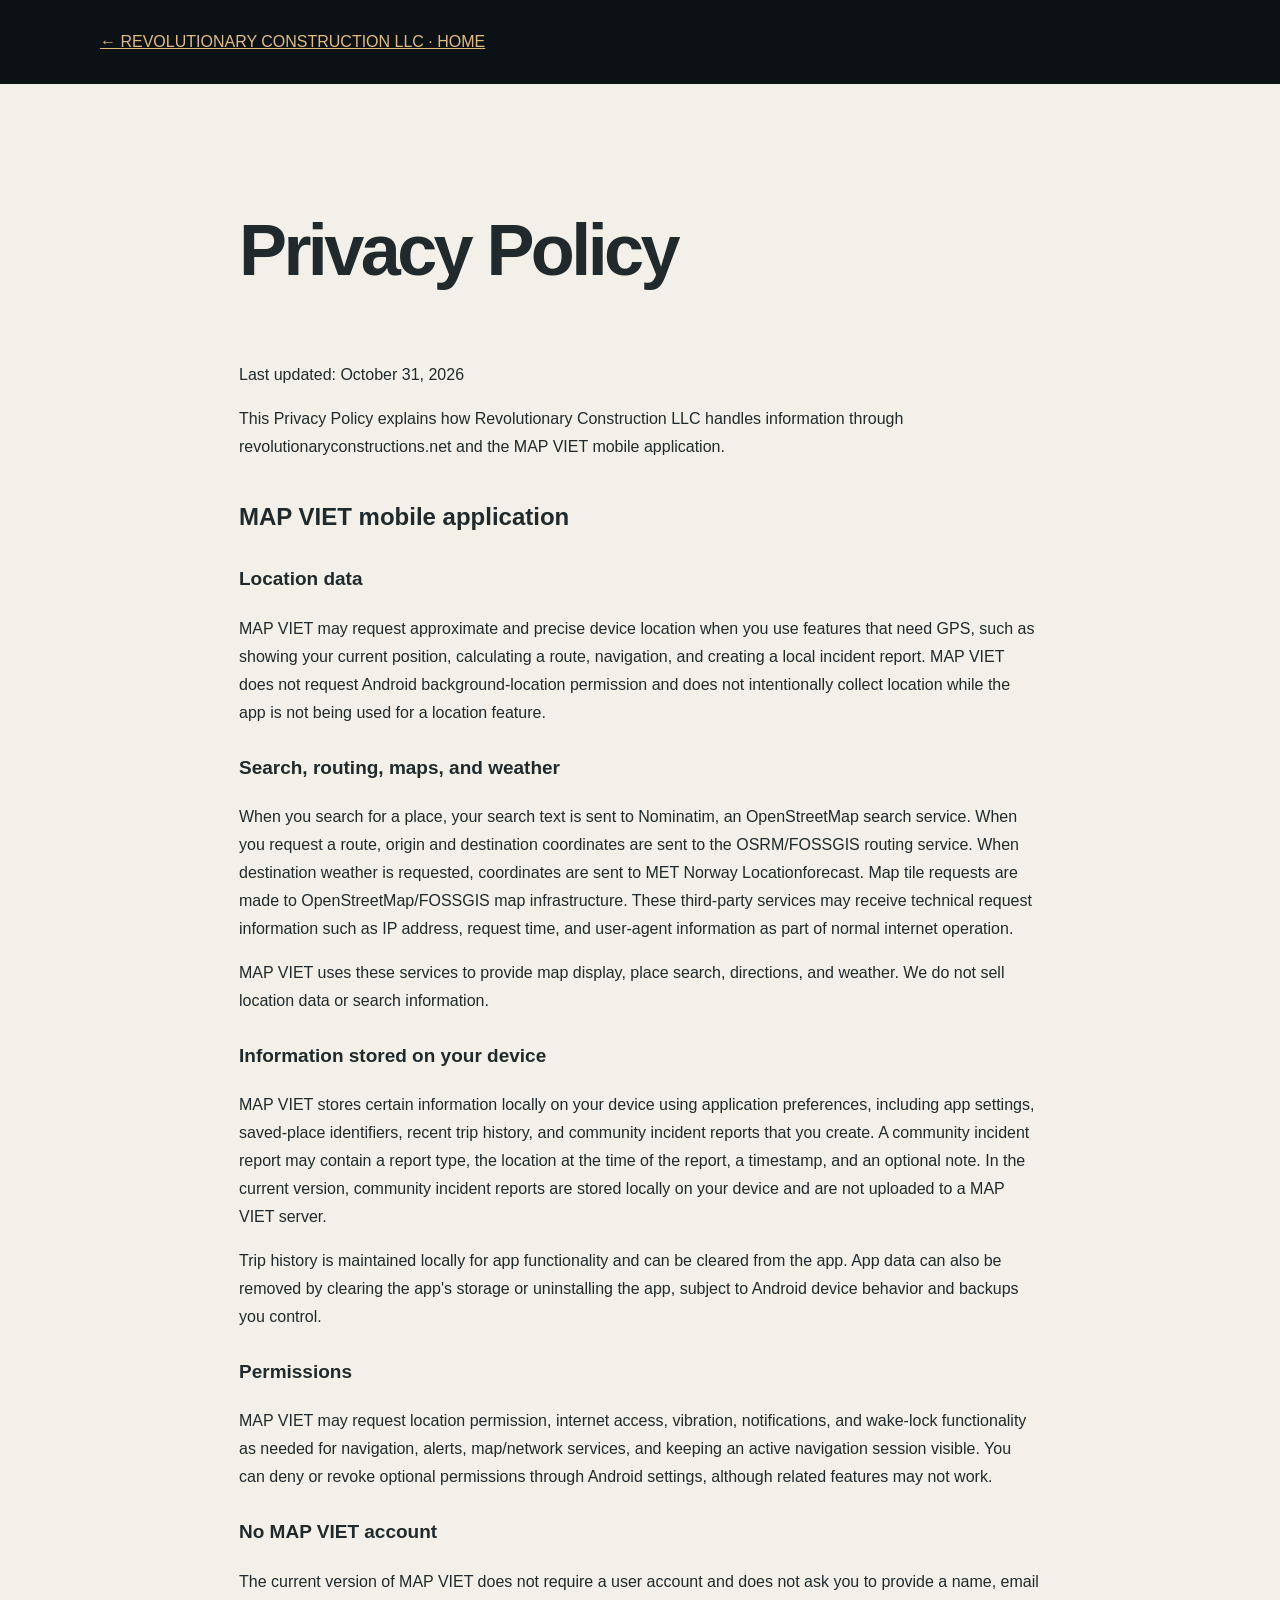
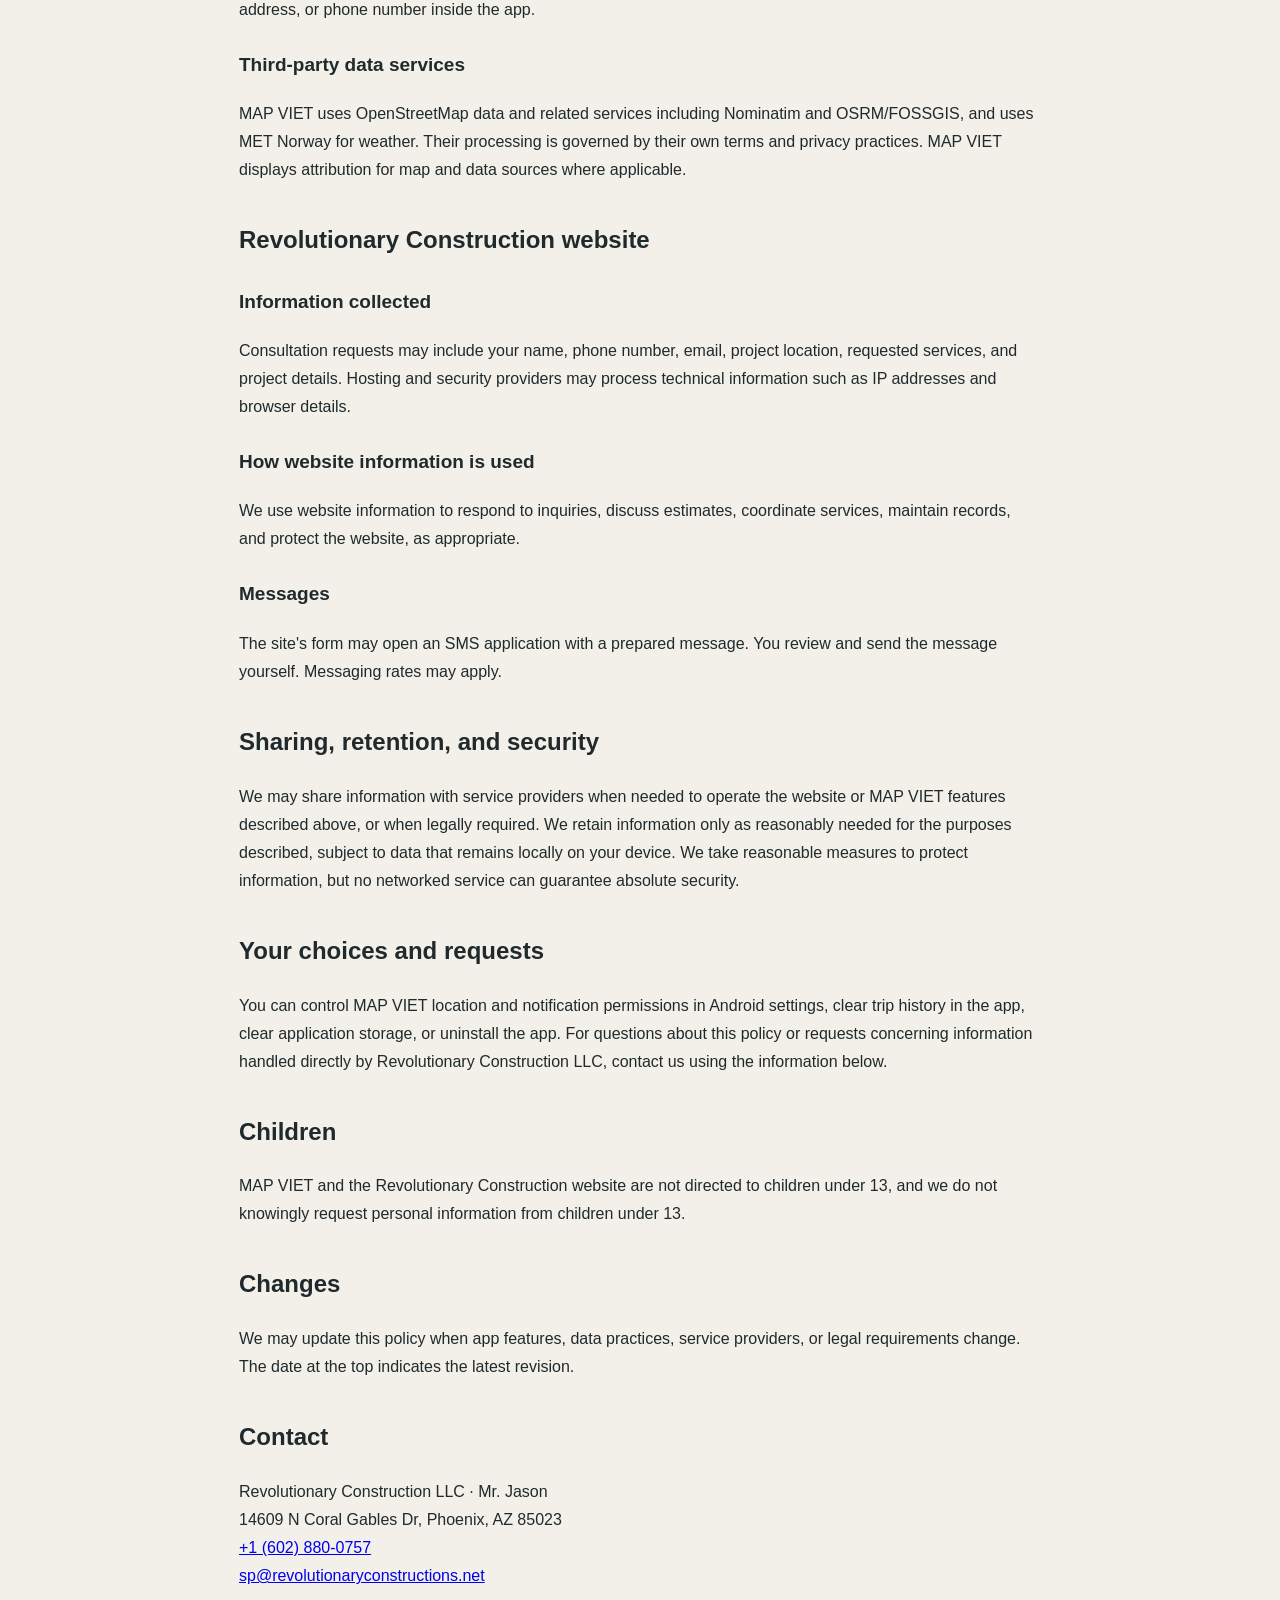
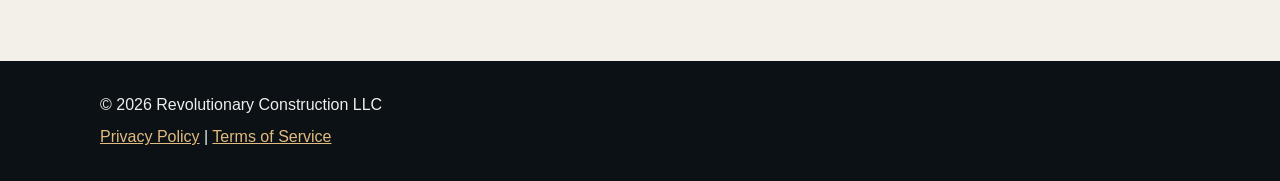
<file: docs/privacy-policy/index.html>
<!doctype html><html lang="en"><head><meta charset="utf-8"><meta name="viewport" content="width=device-width,initial-scale=1"><title>Privacy Policy | Revolutionary Construction LLC & MAP VIET</title><link rel="canonical" href="/privacy-policy"><style>*{box-sizing:border-box}body{margin:0;font-family:Arial,sans-serif;background:#f3f0e9;color:#202a2c;line-height:1.75}header,footer{background:#0b1114;color:#eee;padding:28px max(24px,calc((100vw - 1080px)/2))}header a,footer a{color:#e2bb80}main{max-width:850px;padding:55px 24px;margin:auto}h1{font-size:clamp(38px,7vw,72px);letter-spacing:-.05em}h2{margin-top:35px;font-size:24px}h3{margin-top:24px;font-size:19px}p,li{font-size:16px}aside{border-left:4px solid #c39a63;padding:14px 20px;background:#e5dfd2}code{font-family:ui-monospace,monospace}footer{line-height:2}</style></head><body><header><a href="/">← REVOLUTIONARY CONSTRUCTION LLC · HOME</a></header><main><h1>Privacy Policy</h1><p>Last updated: October 31, 2026</p><p>This Privacy Policy explains how Revolutionary Construction LLC handles information through revolutionaryconstructions.net and the MAP VIET mobile application.</p><h2>MAP VIET mobile application</h2><h3>Location data</h3><p>MAP VIET may request approximate and precise device location when you use features that need GPS, such as showing your current position, calculating a route, navigation, and creating a local incident report. MAP VIET does not request Android background-location permission and does not intentionally collect location while the app is not being used for a location feature.</p><h3>Search, routing, maps, and weather</h3><p>When you search for a place, your search text is sent to Nominatim, an OpenStreetMap search service. When you request a route, origin and destination coordinates are sent to the OSRM/FOSSGIS routing service. When destination weather is requested, coordinates are sent to MET Norway Locationforecast. Map tile requests are made to OpenStreetMap/FOSSGIS map infrastructure. These third-party services may receive technical request information such as IP address, request time, and user-agent information as part of normal internet operation.</p><p>MAP VIET uses these services to provide map display, place search, directions, and weather. We do not sell location data or search information.</p><h3>Information stored on your device</h3><p>MAP VIET stores certain information locally on your device using application preferences, including app settings, saved-place identifiers, recent trip history, and community incident reports that you create. A community incident report may contain a report type, the location at the time of the report, a timestamp, and an optional note. In the current version, community incident reports are stored locally on your device and are not uploaded to a MAP VIET server.</p><p>Trip history is maintained locally for app functionality and can be cleared from the app. App data can also be removed by clearing the app's storage or uninstalling the app, subject to Android device behavior and backups you control.</p><h3>Permissions</h3><p>MAP VIET may request location permission, internet access, vibration, notifications, and wake-lock functionality as needed for navigation, alerts, map/network services, and keeping an active navigation session visible. You can deny or revoke optional permissions through Android settings, although related features may not work.</p><h3>No MAP VIET account</h3><p>The current version of MAP VIET does not require a user account and does not ask you to provide a name, email address, or phone number inside the app.</p><h3>Third-party data services</h3><p>MAP VIET uses OpenStreetMap data and related services including Nominatim and OSRM/FOSSGIS, and uses MET Norway for weather. Their processing is governed by their own terms and privacy practices. MAP VIET displays attribution for map and data sources where applicable.</p><h2>Revolutionary Construction website</h2><h3>Information collected</h3><p>Consultation requests may include your name, phone number, email, project location, requested services, and project details. Hosting and security providers may process technical information such as IP addresses and browser details.</p><h3>How website information is used</h3><p>We use website information to respond to inquiries, discuss estimates, coordinate services, maintain records, and protect the website, as appropriate.</p><h3>Messages</h3><p>The site's form may open an SMS application with a prepared message. You review and send the message yourself. Messaging rates may apply.</p><h2>Sharing, retention, and security</h2><p>We may share information with service providers when needed to operate the website or MAP VIET features described above, or when legally required. We retain information only as reasonably needed for the purposes described, subject to data that remains locally on your device. We take reasonable measures to protect information, but no networked service can guarantee absolute security.</p><h2>Your choices and requests</h2><p>You can control MAP VIET location and notification permissions in Android settings, clear trip history in the app, clear application storage, or uninstall the app. For questions about this policy or requests concerning information handled directly by Revolutionary Construction LLC, contact us using the information below.</p><h2>Children</h2><p>MAP VIET and the Revolutionary Construction website are not directed to children under 13, and we do not knowingly request personal information from children under 13.</p><h2>Changes</h2><p>We may update this policy when app features, data practices, service providers, or legal requirements change. The date at the top indicates the latest revision.</p><h2>Contact</h2><p>Revolutionary Construction LLC · Mr. Jason<br>14609 N Coral Gables Dr, Phoenix, AZ 85023<br><a href="tel:+16028800757">+1 (602) 880-0757</a><br><a href="mailto:sp@revolutionaryconstructions.net">sp@revolutionaryconstructions.net</a></p></main><footer>© 2026 Revolutionary Construction LLC<br><a href="/privacy-policy">Privacy Policy</a> | <a href="/terms-of-service">Terms of Service</a></footer></body></html>
</file>
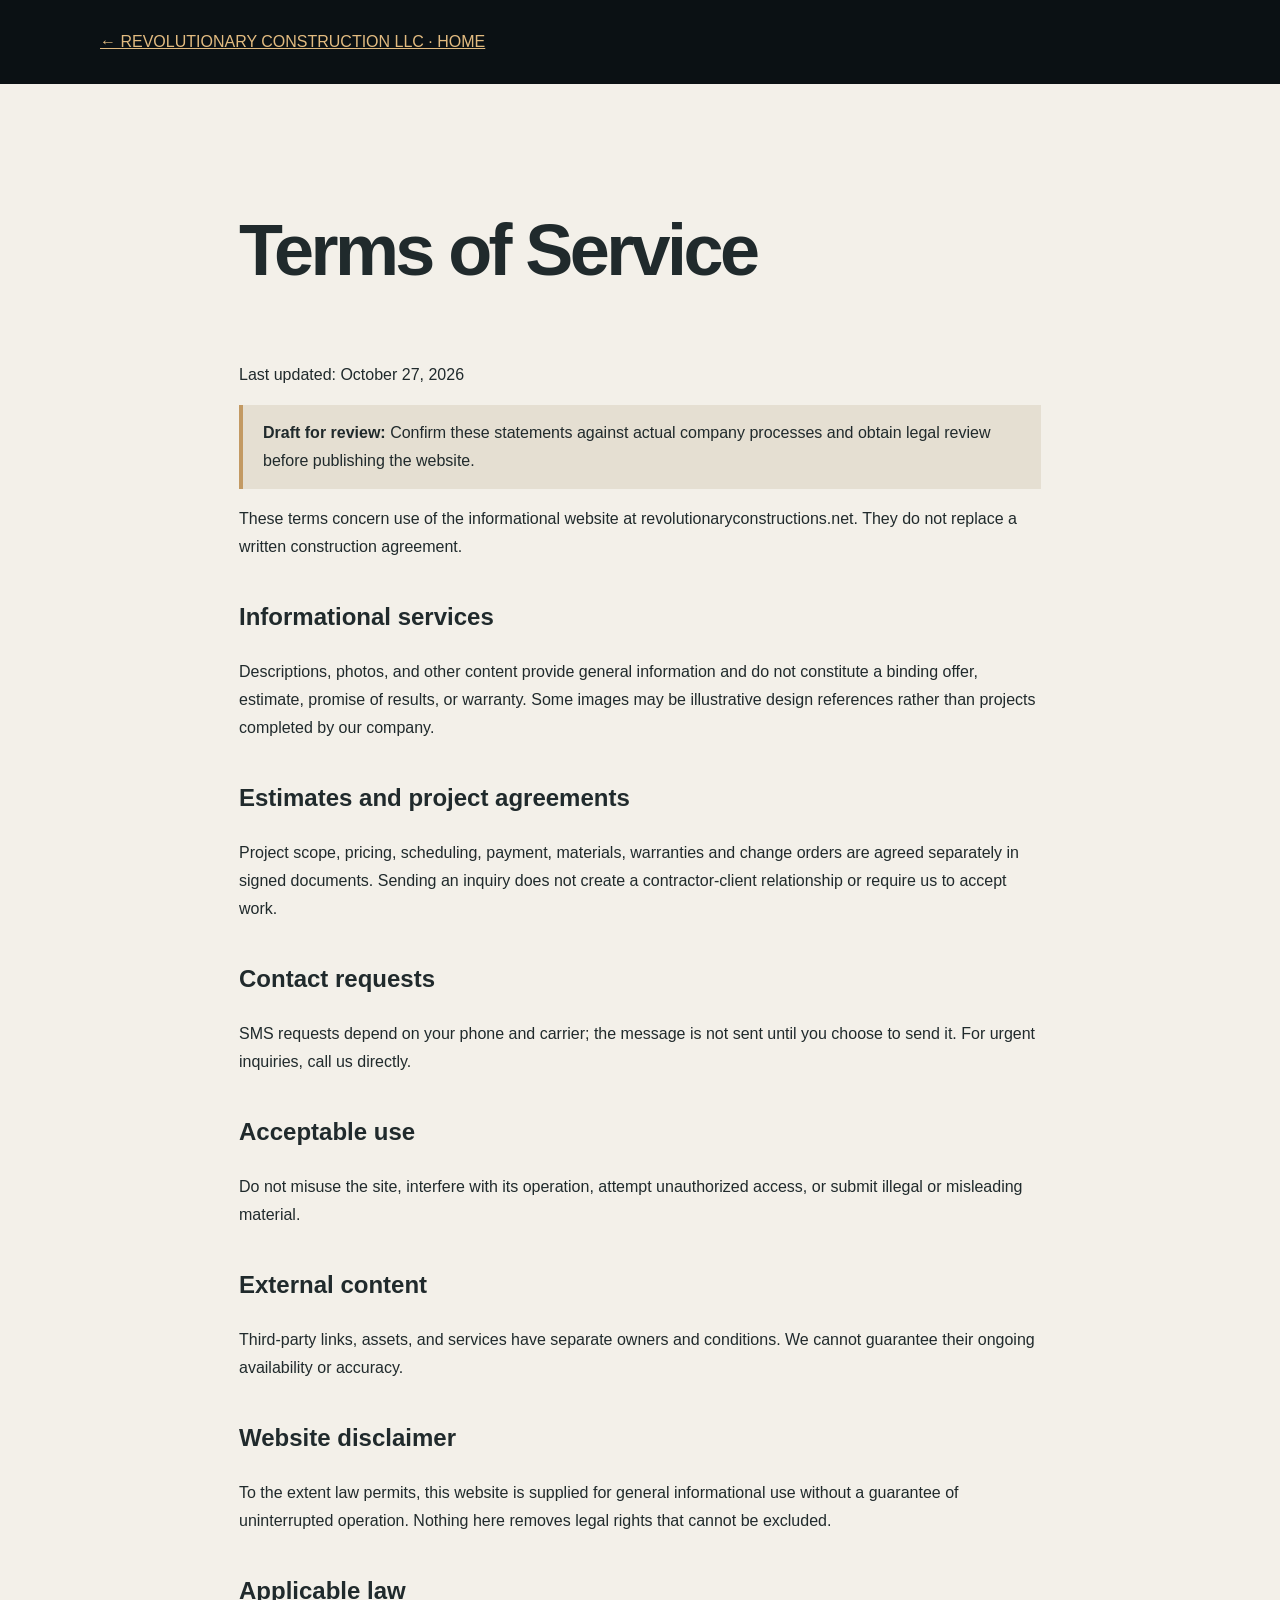
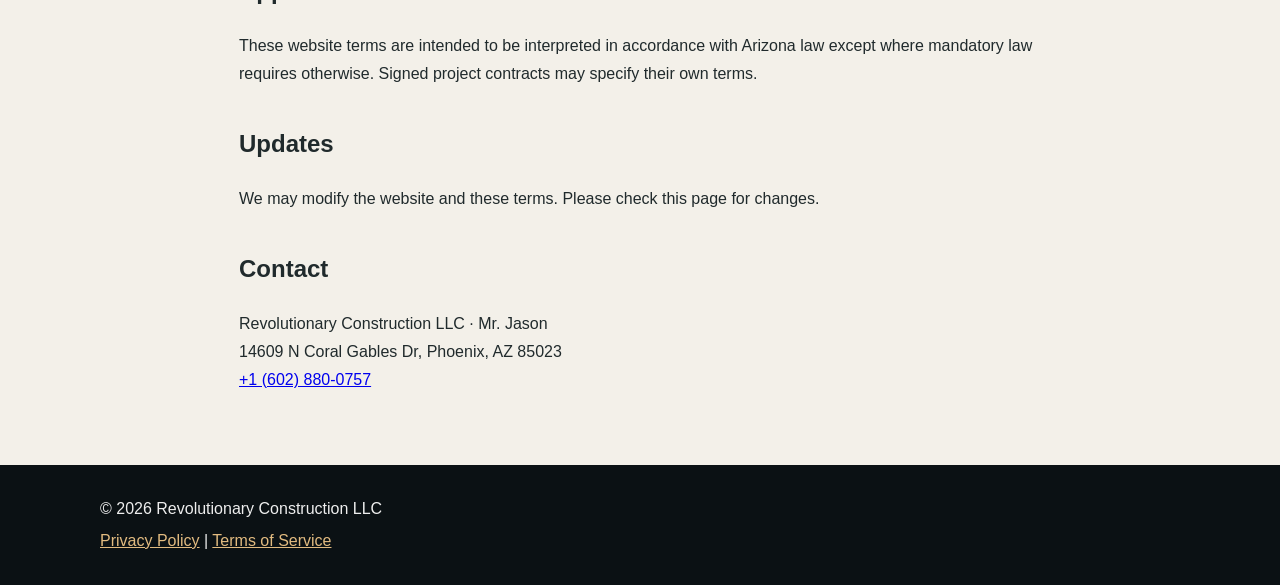
<file: docs/terms-of-service/index.html>
<!doctype html><html lang="en"><head><meta charset="utf-8"><meta name="viewport" content="width=device-width,initial-scale=1"><title>Terms of Service | Revolutionary Construction LLC</title><link rel="canonical" href="/terms-of-service"><style>*{box-sizing:border-box}body{margin:0;font-family:Arial,sans-serif;background:#f3f0e9;color:#202a2c;line-height:1.75}header,footer{background:#0b1114;color:#eee;padding:28px max(24px,calc((100vw - 1080px)/2))}header a,footer a{color:#e2bb80}main{max-width:850px;padding:55px 24px;margin:auto}h1{font-size:clamp(38px,7vw,72px);letter-spacing:-.05em}h2{margin-top:35px;font-size:24px}p,li{font-size:16px}aside{border-left:4px solid #c39a63;padding:14px 20px;background:#e5dfd2}footer{line-height:2}</style></head><body><header><a href="/">← REVOLUTIONARY CONSTRUCTION LLC · HOME</a></header><main><h1>Terms of Service</h1><p>Last updated: October 27, 2026</p><aside><strong>Draft for review:</strong> Confirm these statements against actual company processes and obtain legal review before publishing the website.</aside><p>These terms concern use of the informational website at revolutionaryconstructions.net. They do not replace a written construction agreement.</p><h2>Informational services</h2><p>Descriptions, photos, and other content provide general information and do not constitute a binding offer, estimate, promise of results, or warranty. Some images may be illustrative design references rather than projects completed by our company.</p><h2>Estimates and project agreements</h2><p>Project scope, pricing, scheduling, payment, materials, warranties and change orders are agreed separately in signed documents. Sending an inquiry does not create a contractor-client relationship or require us to accept work.</p><h2>Contact requests</h2><p>SMS requests depend on your phone and carrier; the message is not sent until you choose to send it. For urgent inquiries, call us directly.</p><h2>Acceptable use</h2><p>Do not misuse the site, interfere with its operation, attempt unauthorized access, or submit illegal or misleading material.</p><h2>External content</h2><p>Third-party links, assets, and services have separate owners and conditions. We cannot guarantee their ongoing availability or accuracy.</p><h2>Website disclaimer</h2><p>To the extent law permits, this website is supplied for general informational use without a guarantee of uninterrupted operation. Nothing here removes legal rights that cannot be excluded.</p><h2>Applicable law</h2><p>These website terms are intended to be interpreted in accordance with Arizona law except where mandatory law requires otherwise. Signed project contracts may specify their own terms.</p><h2>Updates</h2><p>We may modify the website and these terms. Please check this page for changes.</p><h2>Contact</h2><p>Revolutionary Construction LLC · Mr. Jason<br>14609 N Coral Gables Dr, Phoenix, AZ 85023<br><a href="tel:+16028800757">+1 (602) 880-0757</a></p></main><footer>© 2026 Revolutionary Construction LLC<br><a href="/privacy-policy">Privacy Policy</a> | <a href="/terms-of-service">Terms of Service</a></footer></body></html>
</file>
